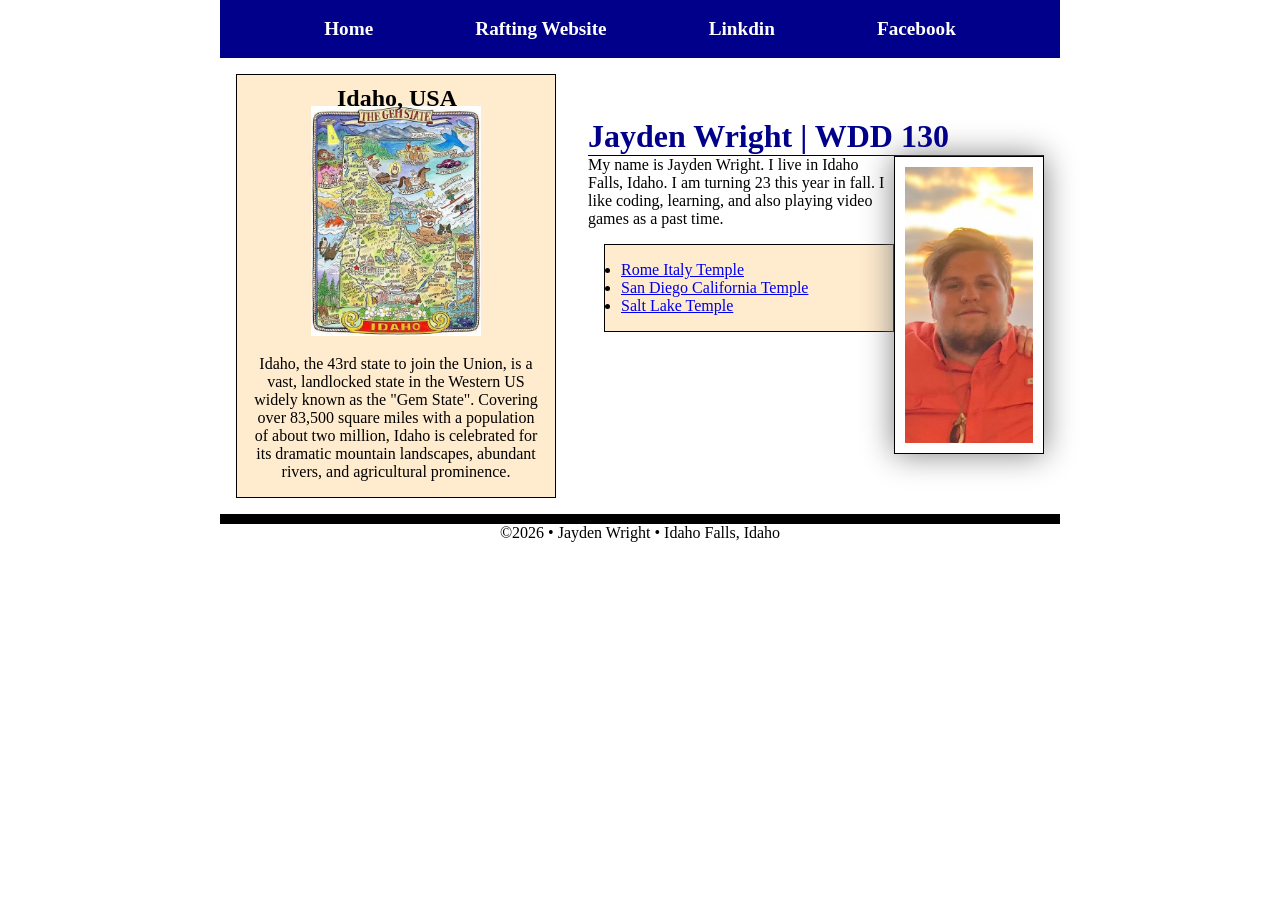
<file: index.html>
<!DOCTYPE html>
<html lang="en">

<head>
    <meta charset="UTF-8">
    <meta name="viewport" content="width=device-width, initial-scale=1.0">
    <title>Jayden Wright | WDD 130</title>
    <meta name="description"
      content="This is my homepage for Web fundamentals WDD 130. My name is Jayden Wright and this page will show my work for this course. Through its many iterations">
    <meta name="author" content="Jayden Wright">
    <link rel="stylesheet" href="styles/styles.css">
</head>

<body>
    <header>
        <nav>
            <a href="#">Home</a>
            <a href="wwr/">Rafting Website</a>
            <a href="https://www.linkedin.com/">Linkdin</a>
            <a href="https://www.facebook.com/">Facebook</a>
        </nav>
    </header>
    <div class="grid">
        <main>
            <h1>Jayden Wright | WDD 130</h1>
            <img src="images/profile.jpeg"
              alt="Profile image of Jayden Wright with the sunset in the background" width=200>
            <p>My name is Jayden Wright. I live in Idaho Falls, Idaho. I am turning 23 this year in
                fall. I like coding, learning, and also playing video games as a past time.</p>
            <ul class="box">
                <li><a
                      href="https://www.churchofjesuschrist.org/temples/details/rome-italy-temple?lang=eng">Rome
                        Italy Temple</a></li>
                <li><a href="https://www.churchofjesuschrist.org/temples/details/san-diego-california-temple?lang=eng"
                      target="_blank">San Diego California Temple</a></li>
                <li><a href="https://www.churchofjesuschrist.org/temples/details/salt-lake-temple?lang=eng"
                      target="_blank">Salt Lake Temple</a></li>
            </ul>
        </main>
        <aside class="box">
            <h2>Idaho, USA</h2>
            <img src="images/idaho-depiction.jpg"
              alt="an image depicting Idaho the gem state and some other representations for the state of Idaho.">
            <p>Idaho, the 43rd state to join the Union, is a vast, landlocked state in the Western
                US
                widely known
                as the "Gem State". Covering over 83,500 square miles with a population of about two
                million, Idaho
                is celebrated for its dramatic mountain landscapes, abundant rivers, and
                agricultural
                prominence.</p>
        </aside>
    </div>
    <footer>
        <p>©️2026 • Jayden Wright • Idaho Falls, Idaho</p>
    </footer>
</body>

</html>
</file>
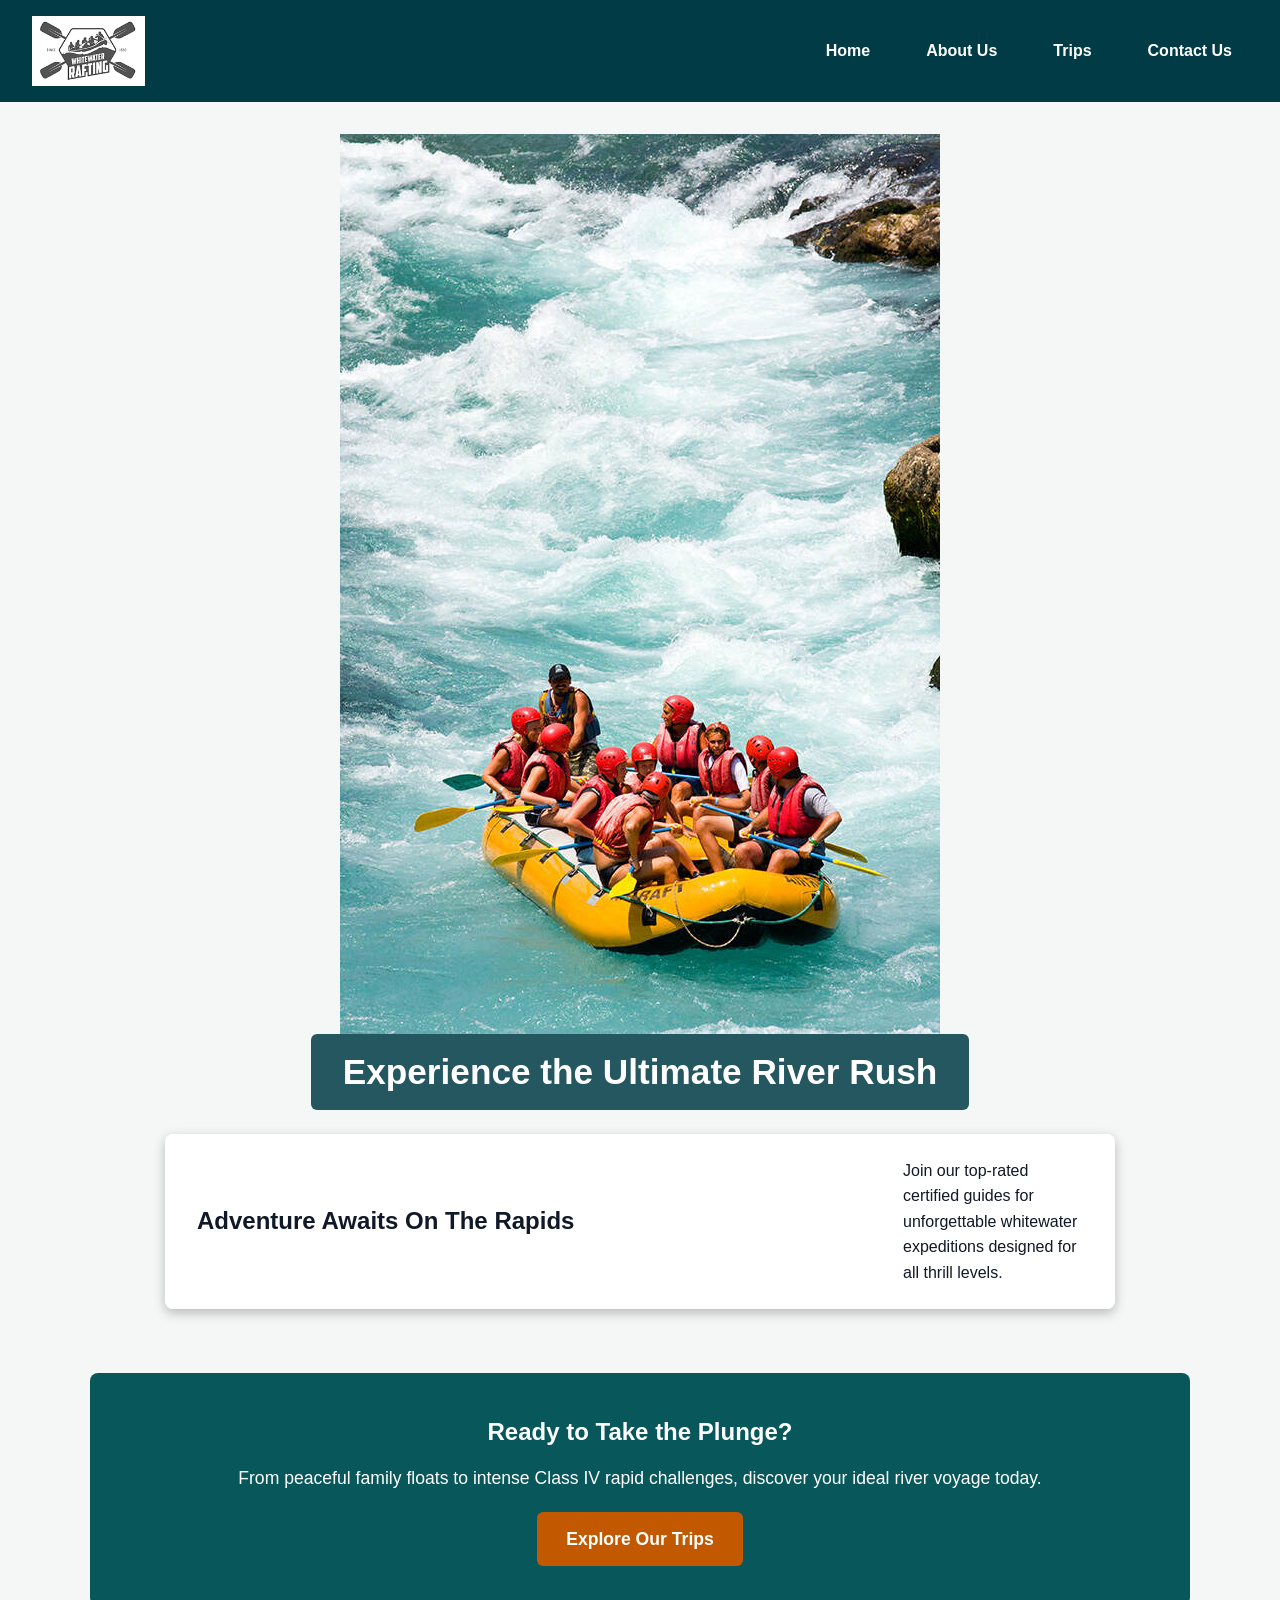
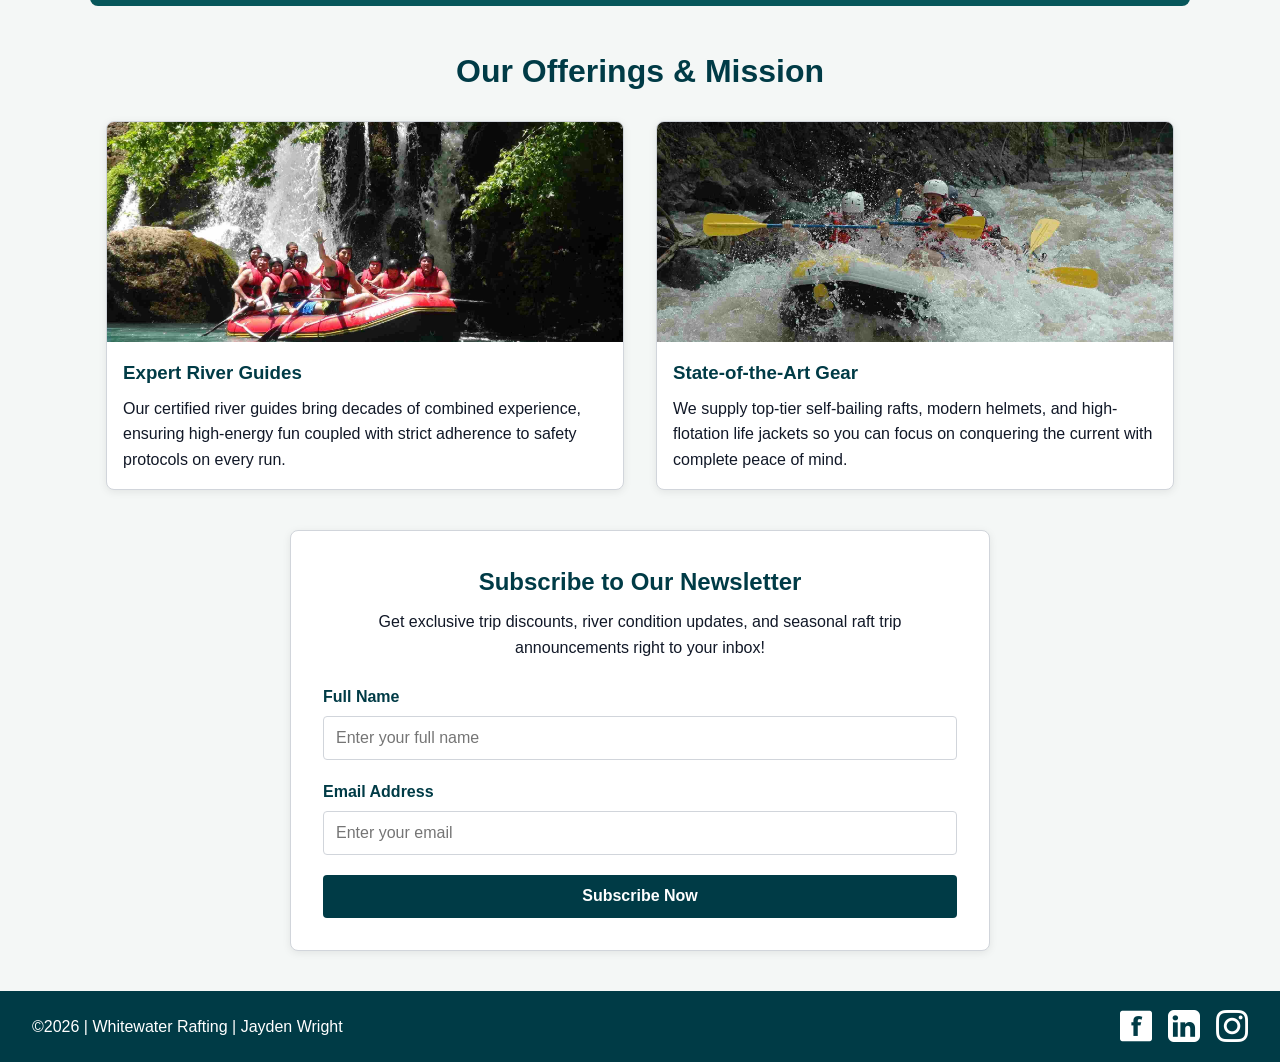
<file: wwr/index.html>
<!DOCTYPE html>
<html lang="en">

<head>
    <meta charset="UTF-8">
    <meta name="viewport" content="width=device-width, initial-scale=1.0">
    <title>Home - Whitewater Rafting</title>
    <meta name="description" content="Welcome to Whitewater Rafting! Book guided river expeditions, discover exciting rapid packages, and experience the ultimate water adventure.">
    <meta name="author" content="Jayden Wright">
    <link rel="stylesheet" href="styles/rafting.css">
</head>

<body>
    <header>
        <img src="images/z-wwr-crossedoars-logo.png" alt="A logo depicting a white water raft">
        <nav>
            <ul>
                <li><a href="index.html">Home</a></li>
                <li><a href="about.html">About Us</a></li>
                <li><a href="trips.html">Trips</a></li>
                <li><a href="contact.html">Contact Us</a></li>
            </ul>
        </nav>
    </header>

    <main>
        <!-- Hero Section -->
        <div class="hero">
            <img src="images/rafting-background.jpg" alt="White water raft navigating through crashing rapids">
            <h1 class="hero-title">Experience the Ultimate River Rush</h1>
            <article class="hero-article">
                <h2>Adventure Awaits On The Rapids</h2>
                <p>Join our top-rated certified guides for unforgettable whitewater expeditions designed for all thrill levels.</p>
            </article>
        </div>

        <!-- Call to Action Section -->
        <section class="cta-banner">
            <h2>Ready to Take the Plunge?</h2>
            <p>From peaceful family floats to intense Class IV rapid challenges, discover your ideal river voyage today.</p>
            <a href="trips.html" class="cta-button">Explore Our Trips</a>
        </section>

        <!-- CSS Grid Purpose & Offerings Section -->
        <section class="home-grid-section">
            <h2>Our Offerings & Mission</h2>
            <div class="home-grid">
                <article class="grid-card">
                    <img src="images/adventure1.jpg" alt="Rafting through Los Dientes del Diablo rapid">
                    <h3>Expert River Guides</h3>
                    <p>Our certified river guides bring decades of combined experience, ensuring high-energy fun coupled with strict adherence to safety protocols on every run.</p>
                </article>
                <article class="grid-card">
                    <img src="images/adventure2.jpg" alt="Rafting team tackling Big Mallard rapid">
                    <h3>State-of-the-Art Gear</h3>
                    <p>We supply top-tier self-bailing rafts, modern helmets, and high-flotation life jackets so you can focus on conquering the current with complete peace of mind.</p>
                </article>
            </div>
        </section>

        <!-- Newsletter Signup Form -->
        <section class="newsletter-section">
            <h2>Subscribe to Our Newsletter</h2>
            <p>Get exclusive trip discounts, river condition updates, and seasonal raft trip announcements right to your inbox!</p>
            <form action="#" method="post" class="newsletter-form">
                <div class="form-row">
                    <label for="news-name">Full Name</label>
                    <input type="text" id="news-name" name="news-name" placeholder="Enter your full name" required>
                </div>
                <div class="form-row">
                    <label for="news-email">Email Address</label>
                    <input type="email" id="news-email" name="news-email" placeholder="Enter your email" required>
                </div>
                <button type="submit" class="submit-btn">Subscribe Now</button>
            </form>
        </section>
    </main>

    <footer>
        <p>©️2026 | Whitewater Rafting | Jayden Wright</p>
        <nav class="socialmedia">
            <ul>
                <li>
                    <a href="https://facebook.com" target="_blank">
                        <img src="images/facebook-logotype.png" alt="Facebook logo">
                    </a>
                </li>
                <li>
                    <a href="https://linkedin.com" target="_blank">
                        <img src="images/linkedin-sign.png" alt="LinkedIn logo">
                    </a>
                </li>
                <li>
                    <a href="https://instagram.com" target="_blank">
                        <img src="images/instagram.png" alt="Instagram logo">
                    </a>
                </li>
            </ul>
        </nav>
    </footer>
</body>

</html>
</file>
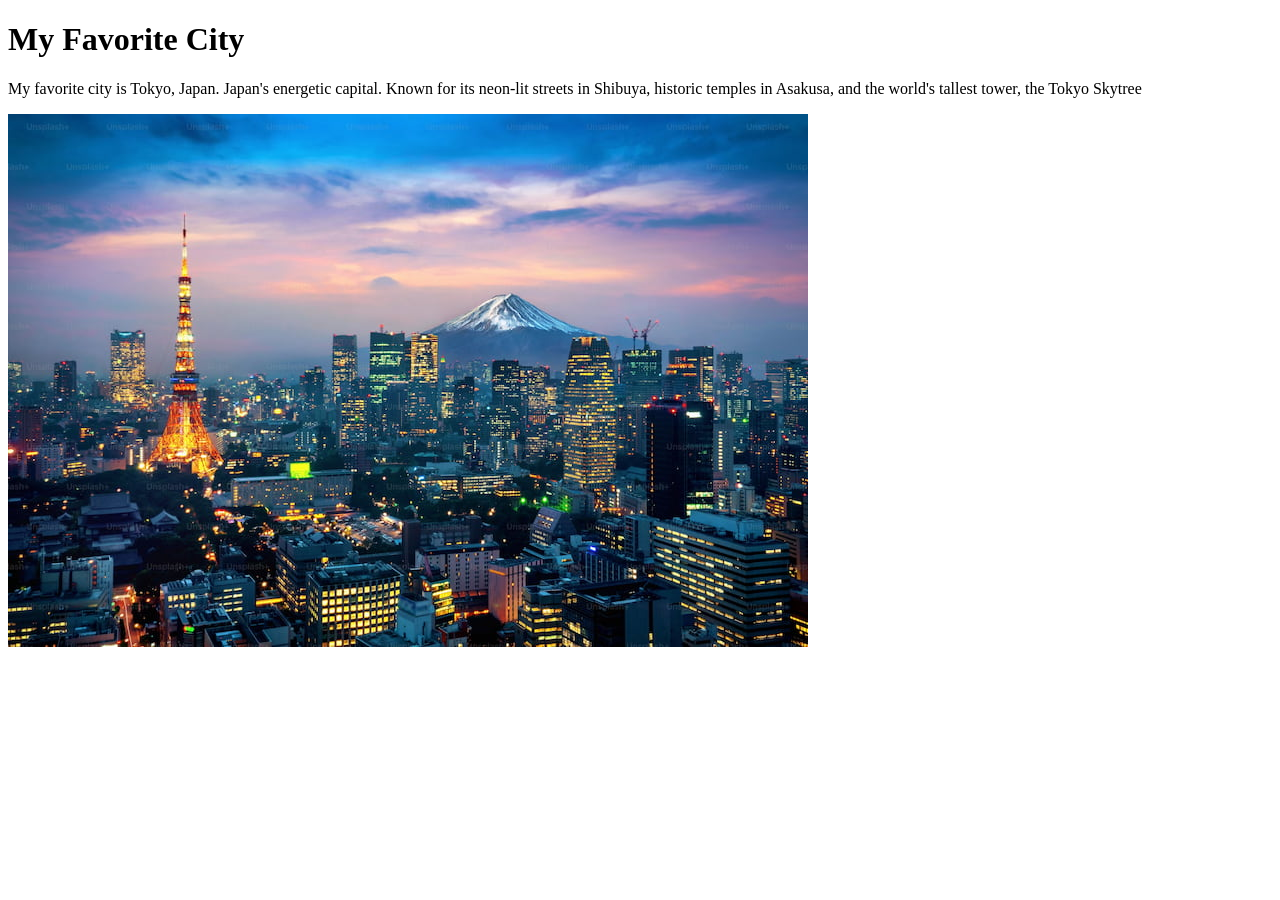
<file: week01/favorite-city.html>
<!DOCTYPE html>
<html lang="en">

<head>
    <meta charset="UTF-8">
    <meta name="viewport" content="width=device-width, initial-scale=1.0">
    <title>My Favorite City</title>
</head>

<body>
    <h1>My Favorite City</h1>
    <p>My favorite city is Tokyo, Japan. Japan's energetic capital. Known for its neon-lit streets
        in Shibuya, historic temples in
        Asakusa,
        and the world's tallest tower, the Tokyo Skytree</p>
    <img src="images/tokyo-city.jpg" alt="Image of Tokyo City">
</body>

</html>
</file>
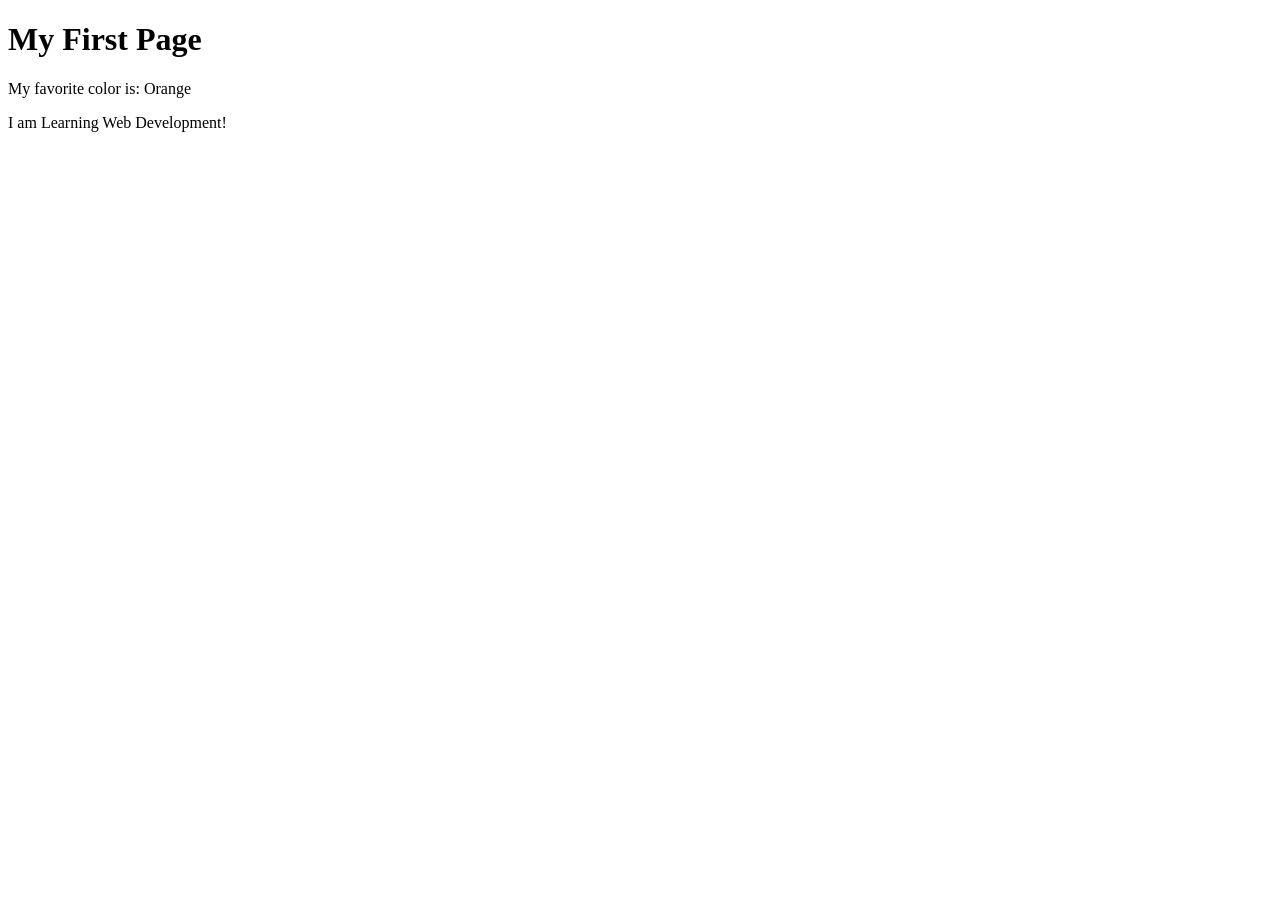
<file: week01/first-page.html>
<!DOCTYPE html>
<html lang="en">

<head>
    <meta charset="UTF-8">
    <meta name="viewport" content="width=device-width, initial-scale=1.0">
    <title>My First Page</title>
</head>

<body>
    <h1>My First Page</h1>
    <p>My favorite color is: Orange </p>
    <p>I am Learning Web Development!</p>
</body>

</html>
</file>
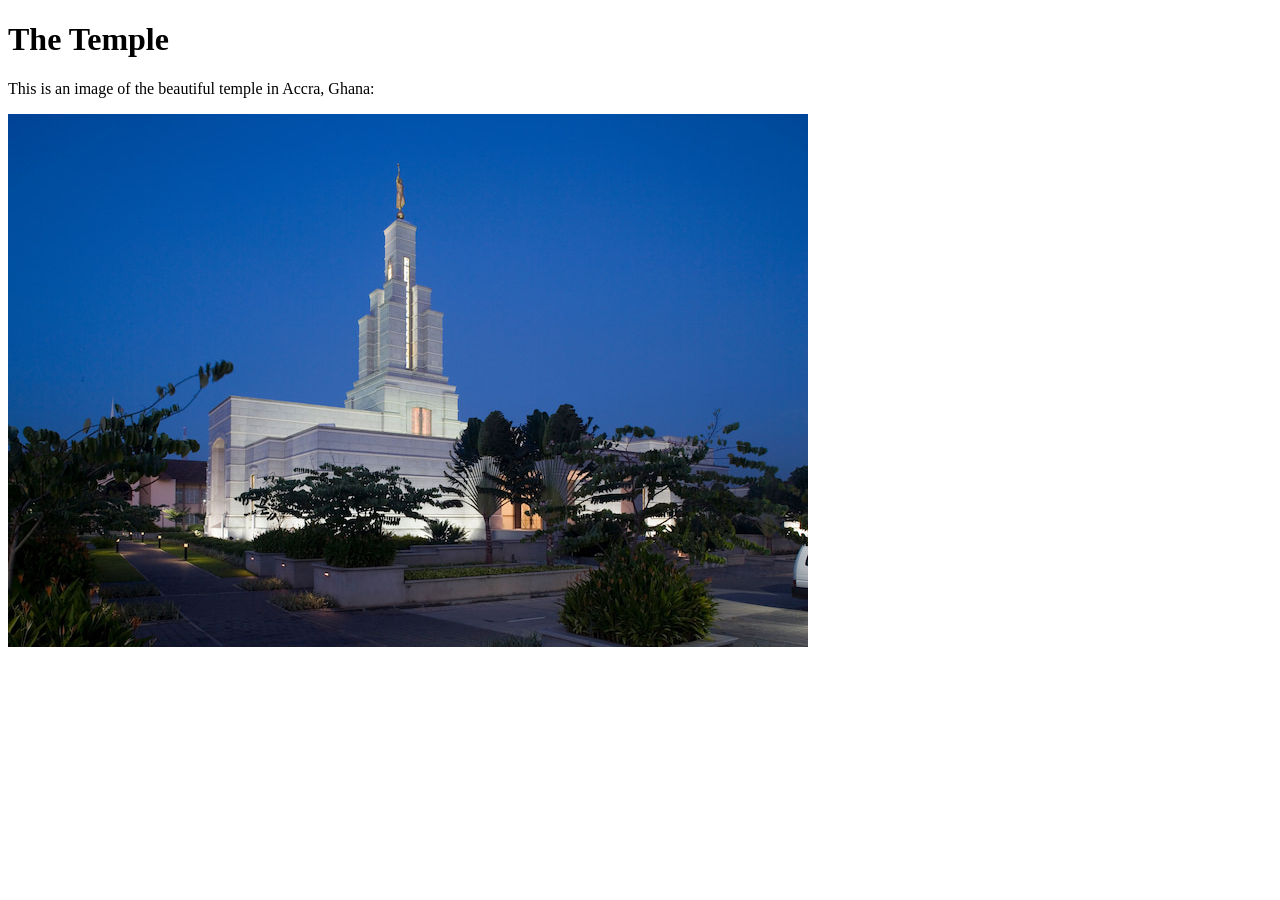
<file: week01/images-solution.html>
<!DOCTYPE html>
<html lang="en">
<head>
    <meta charset="UTF-8">
    <meta name="viewport" content="width=device-width, initial-scale=1.0">
    <title>Temple Image</title>
</head>
<body>
    <h1>The Temple</h1>
    <p>This is an image of the beautiful temple in Accra, Ghana:</p>
    <img src="images/temple-small.jpg" alt="The Accra Ghana Temple">
    
</body>
</html>
</file>
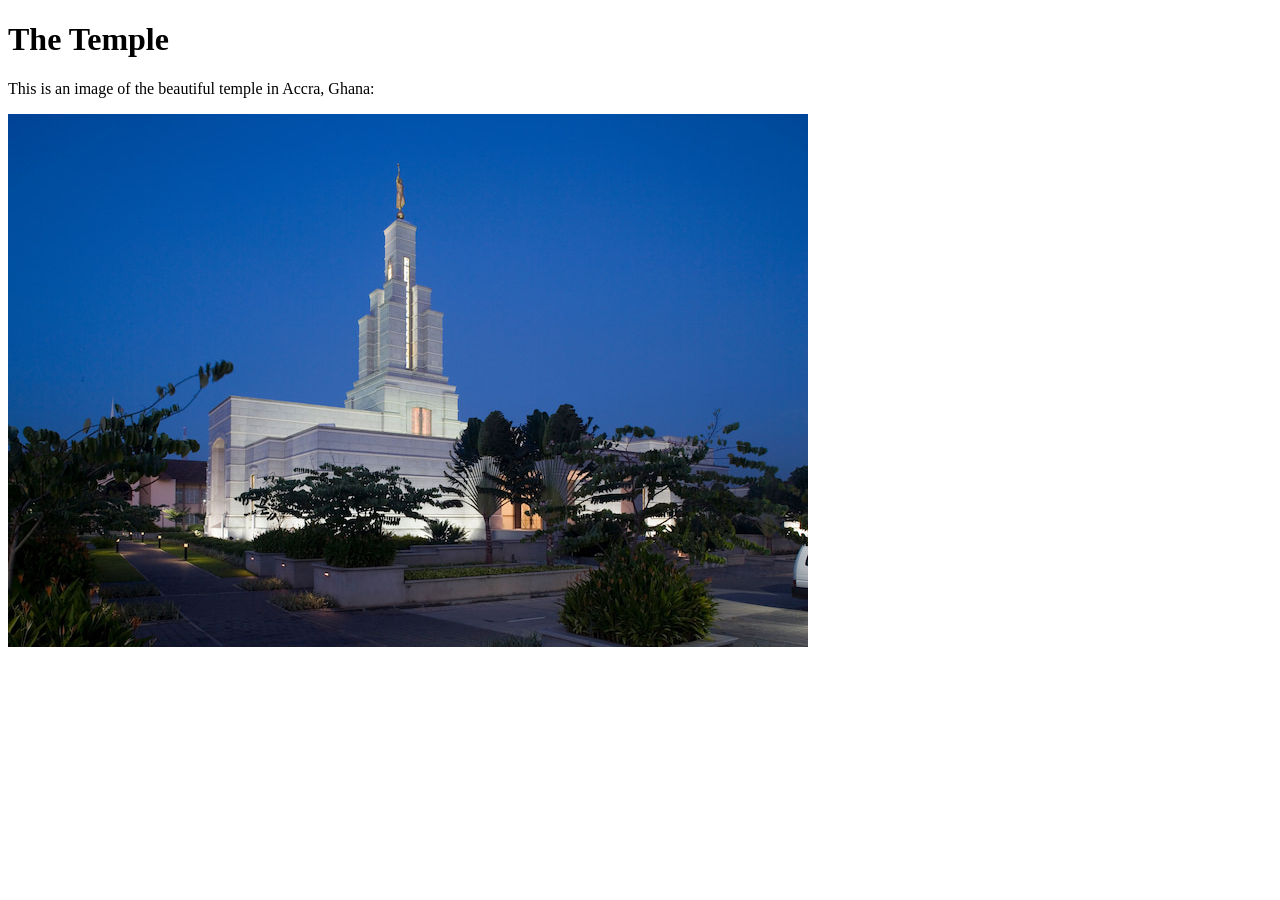
<file: week01/images.html>
<!DOCTYPE html>
<html lang="en">

<head>
    <meta charset="UTF-8">
    <meta name="viewport" content="width=device-width, initial-scale=1.0">
    <title>Temple Image</title>
</head>

<body>
    <h1>The Temple</h1>
    <p>This is an image of the beautiful temple in Accra, Ghana:</p>
    <img src="images/temple-small.jpg" alt="The Accra Ghana Temple">

</body>

</html>
</file>
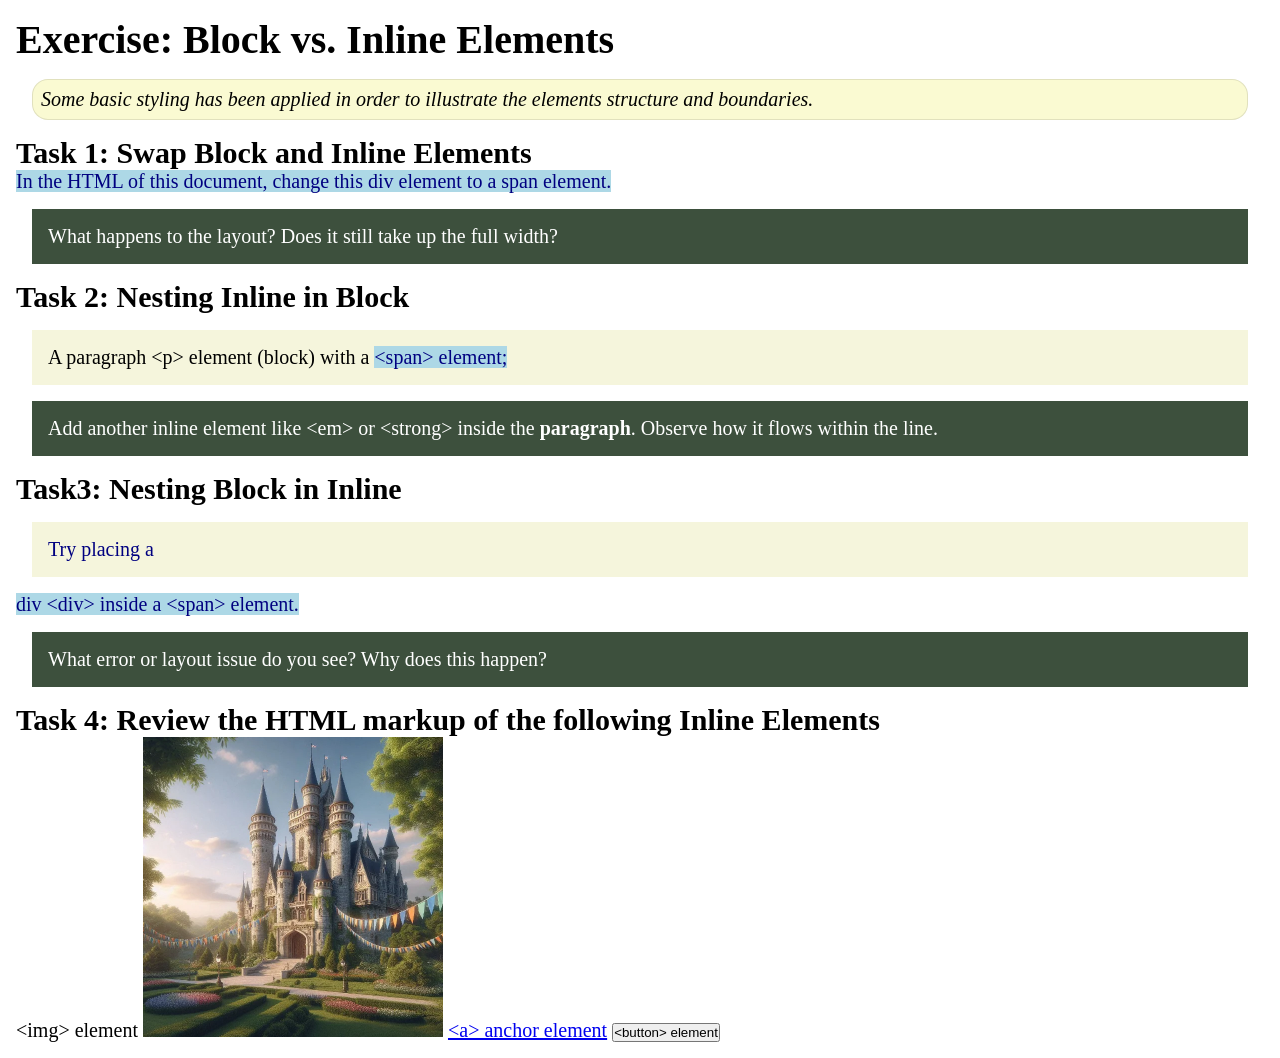
<file: week02/block-vs-inline.html>
<!DOCTYPE html>
<html lang="en">

<head>
    <meta charset="UTF-8">
    <meta name="viewport" content="width=device-width, initial-scale=1.0">
    <title>Exercise: Block vs. Inline Elements</title>
    <link rel="stylesheet" href="styles/block-vs-inline.css">
</head>

<body>
    <main>
        <h1>Exercise: Block vs. Inline Elements</h1>
        <p class="note">Some basic styling has been applied in order to illustrate the elements
            structure and
            boundaries.</p>

        <h2>Task 1: Swap Block and Inline Elements</h2>
        <span>In the HTML of this document, change this div element to a span element.</span>

        <p class="question">What happens to the layout? Does it still take up the full width?</p>

        <h2>Task 2: Nesting Inline in Block</h2>
        <p>A paragraph &lt;p&gt; element (block) with a <span>&lt;span&gt; element;</span></p>
        <p class="question">Add another inline element like &lt;em&gt; or &lt;strong&gt; inside the
            <strong>paragraph</strong>. Observe
            how it flows within the line.
        </p>

        <h2>Task3: Nesting Block in Inline</h2>
        <span>
            <div>Try placing a</div>div &lt;div&gt; inside a &lt;span&gt; element.
        </span>
        <p class="question">What error or layout issue do you see? Why does this happen?</p>


        <h2>Task 4: Review the HTML markup of the following Inline Elements</h2>
        &lt;img&gt; element
        <img src="images/castle.webp" alt="placeholder image (images are inline)" width="300"
          height="300">
        <a href="https://churchofjesuschrist.org">&lt;a&gt; anchor element</a>
        <button type="button">&lt;button&gt; element</button>
    </main>
</body>

</html>
</file>
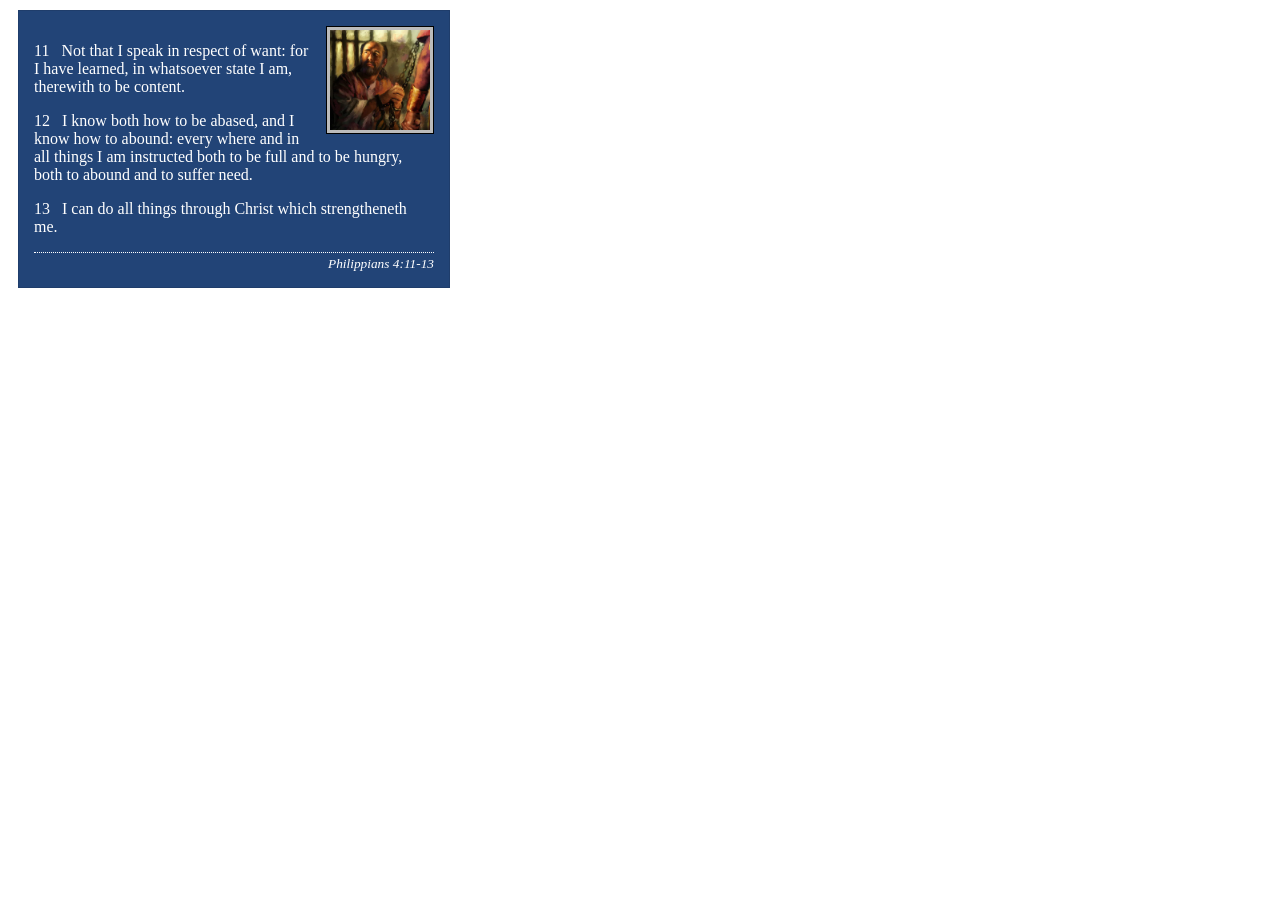
<file: week02/box-model-solution.html>
<!DOCTYPE html>
<html lang="en">
<head>
    <meta charset="UTF-8">
    <meta name="viewport" content="width=device-width, initial-scale=1.0">
    <title>Box Model Activity</title>
    <link rel="stylesheet" href="styles/box-model-solution.css">
</head>
<body>
    <main>
        <div class="callout">
            <img src="images/apostle-paul-imprisoned.webp" alt="Paul the Apostle - Imprisoned in Rome" width="200" height="200">
            <blockquote>
                <p>11 &nbsp; Not that I speak in respect of want: for I have learned, in whatsoever state I am, therewith to be content.</p>
                <p>12 &nbsp; I know both how to be abased, and I know how to abound: every where and in all things I am instructed both to be full and to be hungry, both to abound and to suffer need.</p>
                <p>13 &nbsp; I can do all things through Christ which strengtheneth me.</p>
            </blockquote>
            <cite>Philippians 4:11-13</cite>
        </div>
    </main>
</body>
</html>
</file>
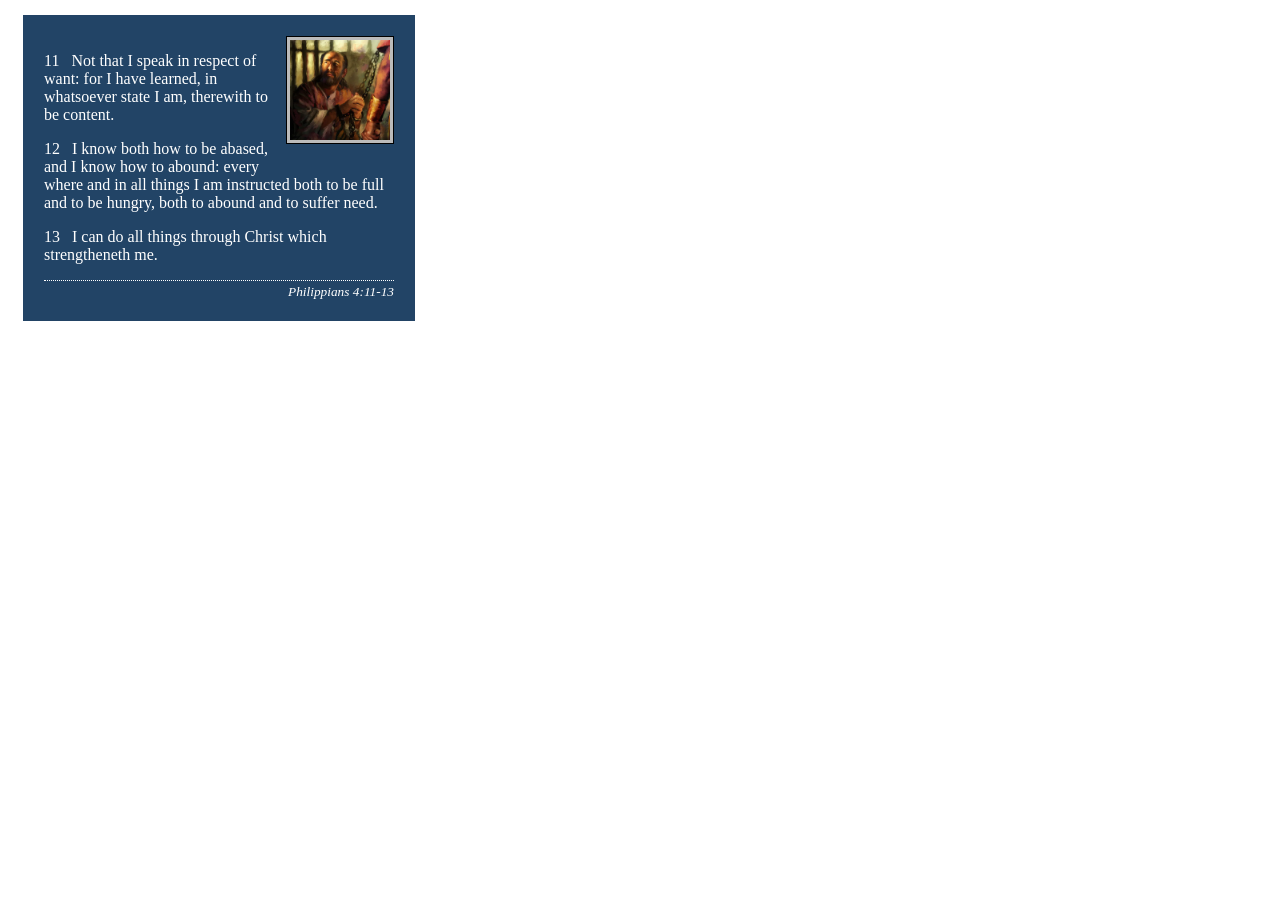
<file: week02/box-model.html>
<!DOCTYPE html>
<html lang="en">

<head>
    <meta charset="UTF-8">
    <meta name="viewport" content="width=device-width, initial-scale=1.0">
    <title>Box Model Activity</title>
    <link rel="stylesheet" href="styles/box-model.css">
</head>

<body>
    <main>
        <div class="callout">
            <img src="images/apostle-paul-imprisoned.webp"
              alt="Paul the Apostle - Imprisoned in Rome" width="200" height="200">
            <blockquote>
                <p>11 &nbsp; Not that I speak in respect of want: for I have learned, in whatsoever
                    state I am, therewith to be content.</p>
                <p>12 &nbsp; I know both how to be abased, and I know how to abound: every where and
                    in all things I am instructed both to be full and to be hungry, both to abound
                    and to suffer need.</p>
                <p>13 &nbsp; I can do all things through Christ which strengtheneth me.</p>
            </blockquote>
            <cite>Philippians 4:11-13</cite>
        </div>
    </main>
</body>

</html>
</file>
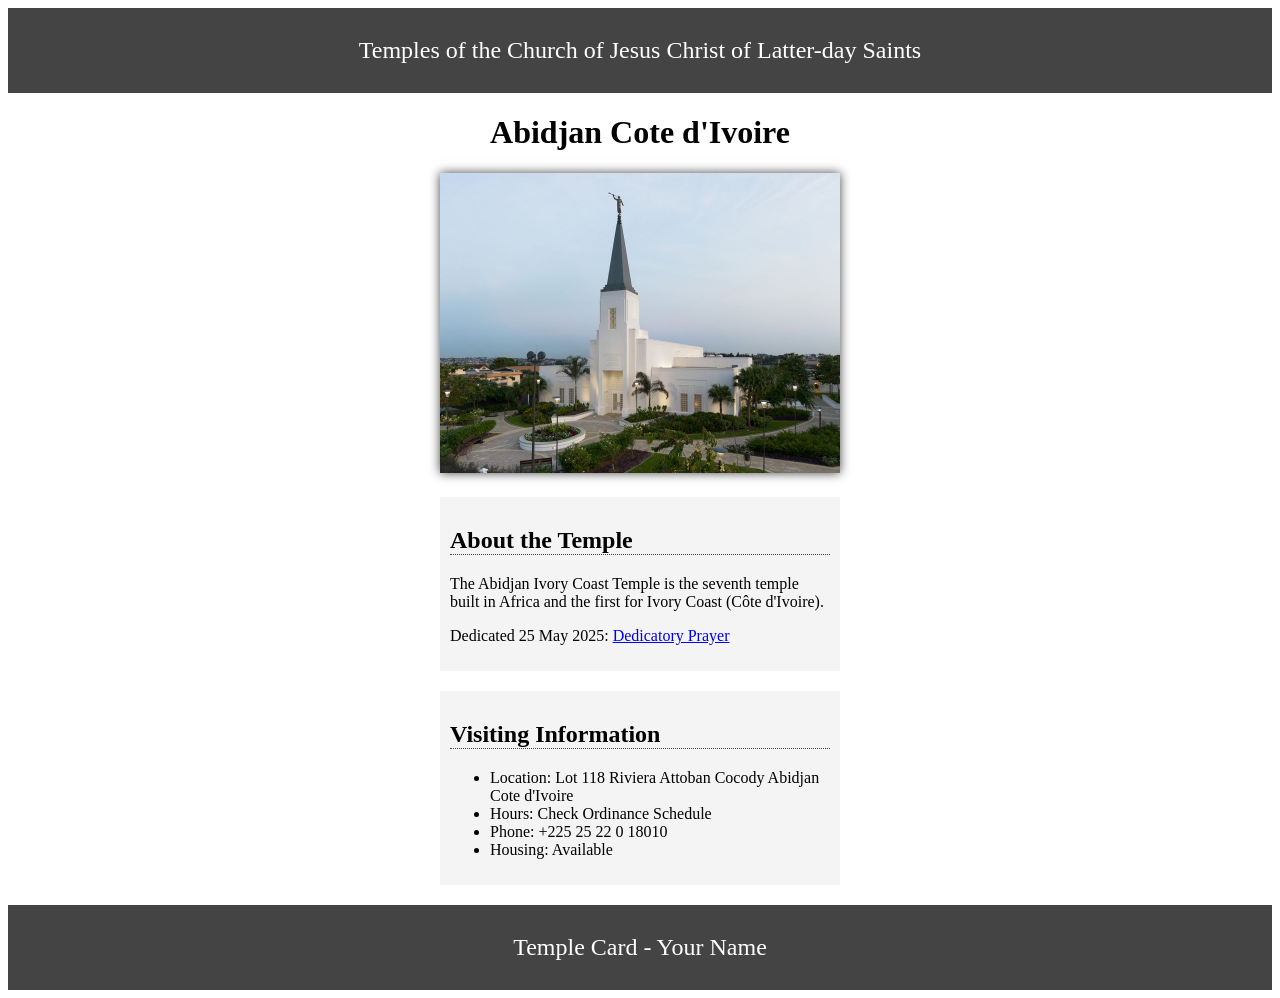
<file: week02/temple.html>
<!DOCTYPE html>
<html lang="en">

<head>
    <meta charset="UTF-8">
    <meta name="viewport" content="width=device-width, initial-scale=1.0">
    <title>Temple Card - Abidjan Cote d'Ivoire</title>
    <link rel="stylesheet" href="styles/temple.css">
</head>

<body>
    <header>
        <p>Temples of the Church of Jesus Christ of Latter-day Saints</p>
    </header>
    <main>
        <h1>Abidjan Cote d'Ivoire</h1>
        <picture>
            <img src="images/abidjan-ivory-coast.jpeg" alt="Abidjan Cote d'Ivoire Temple">
        </picture>
        <section>
            <h2>About the Temple</h2>
            <p>The Abidjan Ivory Coast Temple is the seventh temple built in Africa and the first
                for Ivory Coast (Côte
                d'Ivoire).</p>
            <p>Dedicated 25 May 2025: <a
                  href="https://www.churchofjesuschrist.org/temples/dedicatory-prayer/abidjan-ivory-coast-temple/2025-05-25?lang=eng"
                  target="_blank" rel="noopener noreferrer">Dedicatory Prayer</a></p>
        </section>
        <section>
            <h2>Visiting Information</h2>
            <ul>
                <li>Location: Lot 118 Riviera Attoban Cocody Abidjan Cote d'Ivoire</li>
                <li>Hours: Check Ordinance Schedule</li>
                <li>Phone: +225 25 22 0 18010</li>
                <li>Housing: Available</li>
            </ul>
        </section>
    </main>
    <footer>
        <p>Temple Card - Your Name</p>
    </footer>
</body>

</html>
</file>
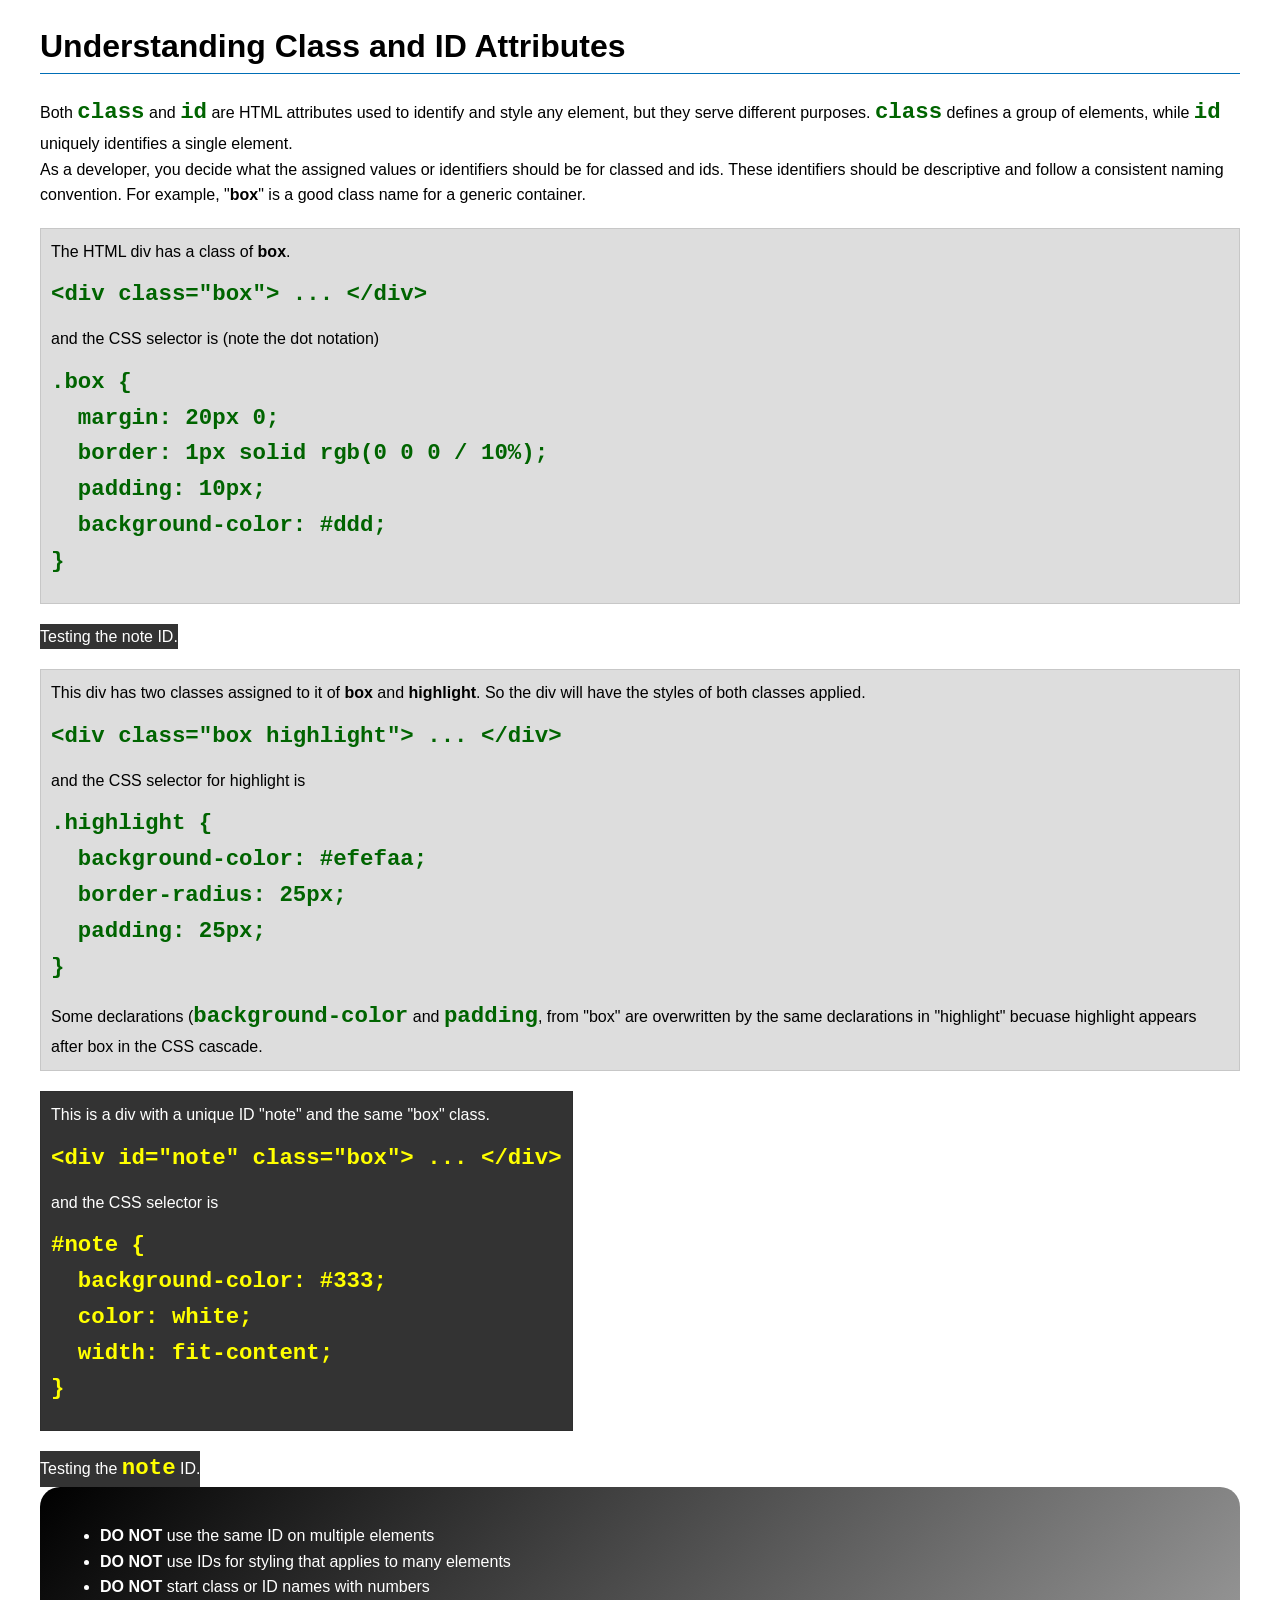
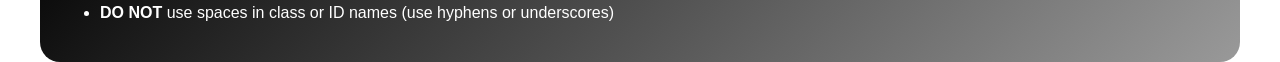
<file: week03/class-and-id.html>
<!DOCTYPE html>
<html lang="en">

<head>
    <meta charset="UTF-8">
    <meta name="viewport" content="width=device-width, initial-scale=1.0">
    <title>Class vs ID Attributes</title>
    <link rel="stylesheet" href="styles/class-and-id.css">
</head>

<body>
    <h1>Understanding Class and ID Attributes</h1>
    <p>Both <code>class</code> and <code>id</code> are HTML attributes used to identify and style
        any element, but they
        serve different purposes. <code>class</code> defines a group of elements, while
        <code>id</code> uniquely
        identifies a single element.
    </p>
    <p>As a developer, you decide what the assigned values or identifiers should be for classed and
        ids. These
        identifiers should be
        descriptive and follow a consistent naming convention. For example, "<strong>box</strong>"
        is a good class name
        for a generic container.</p>
    <div class="box">
        <p>The HTML div has a class of <strong>box</strong>.</p>
        <pre><code class="html">&lt;div class="box"&gt; ... &lt;/div&gt;</code></pre>
        and the CSS selector is (note the dot notation)
        <pre><code class="css">.box {
  margin: 20px 0;
  border: 1px solid rgb(0 0 0 / 10%);
  padding: 10px;
  background-color: #ddd; 
}</code></pre>
    </div>
    <div id="note">
        <p>Testing the note ID.</p>
    </div>

    <div class="box">
        <p>This div has two classes assigned to it of <strong>box</strong> and
            <strong>highlight</strong>. So the div
            will have the styles of both classes applied.
        </p>
        <pre><code class="html">&lt;div class="box highlight"&gt; ... &lt;/div&gt;</code></pre>
        and the CSS selector for highlight is
        <pre><code class="css">.highlight {
  background-color: #efefaa;
  border-radius: 25px;
  padding: 25px;
}</code></pre>
        <p>Some declarations (<code>background-color</code> and <code>padding</code>, from "box" are
            overwritten by the same declarations in "highlight" becuase highlight appears after box
            in the CSS cascade.</p>
    </div>

    <div id="note" class="box">
        <p>This is a div with a unique ID "note" and the same "box" class.</p>
        <pre><code class="html">&lt;div id="note" class="box"&gt; ... &lt;/div&gt;</code></pre>
        and the CSS selector is
        <pre><code class="css">#note {
  background-color: #333;
  color: white;
  width: fit-content;
}</code></pre>
    </div>

    <div id="note">
        <p>Testing the <code>note</code> ID.</p>
    </div>

    <section id="best-practice">
        <ul>
            <li><strong>DO NOT</strong> use the same ID on multiple elements</li>
            <li><strong>DO NOT</strong> use IDs for styling that applies to many elements</li>
            <li><strong>DO NOT</strong> start class or ID names with numbers</li>
            <li><strong>DO NOT</strong> use spaces in class or ID names (use hyphens or underscores)
            </li>
        </ul>
    </section>


</body>

</html>
</file>
<file: styles/styles.css>
:root {
    --padding: 10px;
    --background-color: blanchedalmond;
    --nav-color: darkblue;
}

* {
    margin: 0;
    padding: 0;
    box-sizing: border-box;
}

/*Class Selectors*/
header,
footer,
.grid {
    max-width: 840px;
    margin: 0 auto;
}

.box {
    margin: 1rem;
    padding: 1rem;
    border: 1px solid #000;
    background-color: var(--background-color);
    color: #000;
    display: flow-root;
}

nav {
    background-color: var(--nav-color);
    padding: var(--padding);
    display: flex;
    justify-content: space-evenly;
    align-items: center;
}

nav a {
    color: white;
    display: block;
    text-decoration: none;
    padding: 0.5rem;
    font-size: 1.2rem;
    font-weight: 700;

}

h1 {
    color: var(--nav-color);
    border-bottom: 1px solid #000;
}

main img {
    width: 150px;
    height: auto;
    border: 1px solid black;
    padding: var(--padding);
    box-shadow: 0 0 30px gray;
    float: right;
}

p {
    padding: 0;
}

.grid {
    display: grid;
    align-items: center;
}

main {
    grid-column: 2/3;
    margin: 1rem;

}

aside {
    width: 20rem;
    position: relative;
    grid-column: 1/2;
    grid-row: 1/2;
    text-align: center;
    position: relative;

}

aside h2 {
    position: absolute;
    top: 10px;
    left: 100px;
}

aside img {
    width: 200px;
    height: auto;
    padding: 15px;
}

footer {

    border-top: 10px solid #000;
    text-align: center;

}
</file>
<file: wwr/styles/rafting.css>
/* ==========================================================================
   Global Variables & Reset
   ========================================================================== */
:root {
    --primary-color: #003B46;      /* Deep Teal Navy */
    --secondary-color: #07575B;    /* Medium Teal */
    --accent-color: #028090;       /* Bright Ocean Teal */
    --highlight-color: #C25900;    /* High Contrast Terracotta Orange */
    --light-bg: #F4F7F6;           /* Crisp Light Gray/Ice */
    --white: #FFFFFF;
    --dark-text: #111827;          /* Near Black for WCAG AA Contrast */
    --border-color: #D1D5DB;
    --font-family: Arial, Helvetica, sans-serif;
}

* {
    box-sizing: border-box;
    margin: 0;
    padding: 0;
}

body {
    font-family: var(--font-family);
    color: var(--dark-text);
    background-color: var(--light-bg);
    line-height: 1.6;
}

img {
    max-width: 100%;
    height: auto;
    display: block;
}

/* ==========================================================================
   Header & Navigation (Grid for Header, Flex for Nav)
   ========================================================================== */
header {
    background-color: var(--primary-color);
    display: grid;
    grid-template-columns: auto 1fr;
    align-items: center;
    padding: 1rem 2rem;
}

header img {
    height: 70px;
    width: auto;
}

header nav {
    justify-self: end;
}

header nav ul {
    list-style: none;
    display: flex;
    gap: 1.5rem;
}

header nav a {
    color: var(--white);
    text-decoration: none;
    font-weight: bold;
    padding: 0.5rem 1rem;
    border-radius: 4px;
    transition: background-color 0.3s ease;
}

header nav a:hover {
    background-color: var(--secondary-color);
}

/* ==========================================================================
   Footer
   ========================================================================== */
footer {
    background-color: var(--primary-color);
    color: var(--white);
    display: flex;
    justify-content: space-between;
    align-items: center;
    padding: 1.2rem 2rem;
    margin-top: 2rem;
}

footer p {
    margin: 0;
}

footer .socialmedia ul {
    list-style: none;
    display: flex;
    gap: 1rem;
}

footer .socialmedia img {
    width: 32px;
    height: 32px;
    filter: brightness(0) invert(1);
}

/* ==========================================================================
   Hero Section (Matching Wireframe Layout)
   ========================================================================== */
.hero {
    position: relative;
    width: 100%;
    min-height: 450px;
    display: flex;
    flex-direction: column;
    align-items: center;
    justify-content: center;
    padding: 2rem 1rem;
    overflow: hidden;
}

.hero .hero-bg {
    position: absolute;
    top: 0;
    left: 0;
    width: 100%;
    height: 100%;
    object-fit: cover;
    object-position: center center; /* Keeps the subject centered in the viewport */
    z-index: 1;
}

.hero h1, 
.hero .hero-title {
    position: relative;
    z-index: 2;
    color: var(--white);
    background-color: rgba(0, 59, 70, 0.85);
    padding: 0.6rem 2rem;
    border-radius: 6px;
    font-size: 2.2rem;
    text-align: center;
    margin-bottom: 1.5rem;
}

.hero article, 
.hero .hero-article {
    position: relative;
    z-index: 2;
    background-color: rgba(255, 255, 255, 0.95);
    color: var(--dark-text);
    padding: 1.5rem 2rem;
    border-radius: 8px;
    width: 90%;
    max-width: 950px;
    display: grid;
    grid-template-columns: 1fr 180px;
    gap: 1.5rem;
    align-items: center;
    box-shadow: 0 4px 12px rgba(0, 0, 0, 0.25);
}

.hero-article img {
    width: 100%;
    height: 160px;
    object-fit: cover;
    border-radius: 6px;
    border: 1px solid var(--border-color);
}

/* ==========================================================================
   Call to Action Banners & Buttons
   ========================================================================== */
.cta-banner {
    background-color: var(--secondary-color);
    color: var(--white);
    text-align: center;
    padding: 2.5rem 1.5rem;
    margin: 2rem auto;
    max-width: 1100px;
    border-radius: 8px;
}

.cta-banner h2 {
    margin-bottom: 0.75rem;
}

.cta-banner p {
    margin-bottom: 1.25rem;
    font-size: 1.1rem;
}

.cta-button {
    display: inline-block;
    background-color: var(--highlight-color);
    color: var(--white);
    text-decoration: none;
    font-weight: bold;
    font-size: 1.1rem;
    padding: 0.8rem 1.8rem;
    border-radius: 6px;
    transition: background-color 0.3s ease, transform 0.2s ease;
}

.cta-button:hover {
    background-color: #9E4800;
    transform: translateY(-2px);
}

/* ==========================================================================
   Home Page Grid & Newsletter
   ========================================================================== */
.home-grid-section {
    max-width: 1100px;
    margin: 2.5rem auto;
    padding: 0 1rem;
}

.home-grid-section h2, 
.trips-container h2, 
.table-section h2, 
.history h2, 
.adventures h2 {
    text-align: center;
    color: var(--primary-color);
    margin-bottom: 1.5rem;
    font-size: 2rem;
}

.home-grid {
    display: grid;
    grid-template-columns: repeat(auto-fit, minmax(320px, 1fr));
    gap: 2rem;
}

.grid-card {
    background-color: var(--white);
    border: 1px solid var(--border-color);
    border-radius: 8px;
    overflow: hidden;
    box-shadow: 0 2px 8px rgba(0,0,0,0.08);
}

.grid-card img {
    width: 100%;
    height: 220px;
    object-fit: cover;
}

.grid-card h3 {
    color: var(--primary-color);
    padding: 1rem 1rem 0.5rem;
}

.grid-card p {
    padding: 0 1rem 1rem;
}

.newsletter-section {
    background-color: var(--white);
    border: 1px solid var(--border-color);
    max-width: 700px;
    margin: 2.5rem auto;
    padding: 2rem;
    border-radius: 8px;
    box-shadow: 0 2px 8px rgba(0,0,0,0.08);
}

.newsletter-section h2 {
    text-align: center;
    color: var(--primary-color);
    margin-bottom: 0.5rem;
}

.newsletter-section p {
    text-align: center;
    margin-bottom: 1.5rem;
}

/* ==========================================================================
   Form Styling
   ========================================================================== */
.contact-form, 
.newsletter-form {
    display: flex;
    flex-direction: column;
    gap: 1.2rem;
}

.form-row {
    display: flex;
    flex-direction: column;
    gap: 0.4rem;
}

.form-row label {
    font-weight: bold;
    color: var(--primary-color);
}

.form-row input[type="text"],
.form-row input[type="email"],
.form-row textarea {
    padding: 0.75rem;
    border: 1px solid var(--border-color);
    border-radius: 4px;
    font-size: 1rem;
    width: 100%;
}

.radio-options {
    display: flex;
    flex-direction: column;
    gap: 0.5rem;
    margin-top: 0.25rem;
}

.radio-options label {
    font-weight: normal;
}

.checkbox-row {
    flex-direction: row;
    align-items: center;
    gap: 0.5rem;
}

.submit-btn {
    background-color: var(--primary-color);
    color: var(--white);
    padding: 0.8rem 1.5rem;
    font-size: 1rem;
    font-weight: bold;
    border: none;
    border-radius: 4px;
    cursor: pointer;
    transition: background-color 0.3s ease;
}

.submit-btn:hover {
    background-color: var(--secondary-color);
}

/* ==========================================================================
   Contact Us Page Specific Layout
   ========================================================================== */
.contact-main {
    max-width: 1100px;
    margin: 2rem auto;
    padding: 0 1rem;
}

.company-header {
    text-align: center;
    margin-bottom: 2rem;
}

.company-header h1 {
    color: var(--primary-color);
    margin-bottom: 0.5rem;
}

.map-form-container {
    display: grid;
    grid-template-columns: repeat(auto-fit, minmax(320px, 1fr));
    gap: 2rem;
    margin-bottom: 3rem;
}

.map-section iframe {
    width: 100%;
    height: 100%;
    min-height: 380px;
    border: 0;
    border-radius: 8px;
}

.contact-form-section {
    background-color: var(--white);
    padding: 1.5rem;
    border-radius: 8px;
    border: 1px solid var(--border-color);
}

.team-section h2 {
    text-align: center;
    color: var(--primary-color);
    margin-bottom: 1.5rem;
}

.team-grid {
    display: grid;
    grid-template-columns: repeat(auto-fit, minmax(220px, 1fr));
    gap: 1.5rem;
}

.team-grid figure {
    background-color: var(--white);
    border: 1px solid var(--border-color);
    border-radius: 8px;
    overflow: hidden;
    text-align: center;
}

.team-grid img {
    width: 100%;
    height: 220px;
    object-fit: cover;
}

.team-grid figcaption {
    padding: 0.8rem;
    font-weight: bold;
}

/* ==========================================================================
   About Us Page Layout (History & Adventures)
   ========================================================================== */
.history {
    max-width: 1100px;
    margin: 3rem auto;
    padding: 0 1rem;
}

.history-grid {
    display: grid;
    grid-template-columns: 1fr 260px 1fr;
    gap: 1.5rem;
    align-items: center;
}

.history-grid img {
    width: 100%;
    height: 180px;
    object-fit: cover;
    border-radius: 6px;
    border: 1px solid var(--border-color);
}

.adventures {
    max-width: 1100px;
    margin: 3rem auto;
    padding: 0 1rem;
}

.adventures-container {
    display: grid;
    grid-template-columns: repeat(5, 1fr);
    gap: 1rem;
}

.adventures-container figure {
    background-color: var(--white);
    border: 1px solid var(--border-color);
    border-radius: 6px;
    overflow: hidden;
    text-align: center;
}

.adventures-container img {
    width: 100%;
    height: 140px;
    object-fit: cover;
}

.adventures-container figcaption {
    padding: 0.5rem;
    font-size: 0.9rem;
    font-weight: bold;
}

/* ==========================================================================
   Trips Page Specific Layout
   ========================================================================== */
.trips-main {
    max-width: 1100px;
    margin: 2rem auto;
    padding: 0 1rem;
}

.trips-grid {
    display: grid;
    grid-template-columns: repeat(auto-fit, minmax(300px, 1fr));
    gap: 2rem;
    margin-bottom: 3rem;
}

.trip-card {
    background-color: var(--white);
    border: 1px solid var(--border-color);
    border-radius: 8px;
    overflow: hidden;
    box-shadow: 0 2px 8px rgba(0,0,0,0.08);
}

.trip-card img {
    width: 100%;
    height: 200px;
    object-fit: cover;
}

.trip-details {
    padding: 1.25rem;
}

.trip-details h3 {
    color: var(--primary-color);
    margin-bottom: 0.5rem;
}

.table-section {
    margin: 3rem 0;
}

.table-wrapper {
    overflow-x: auto;
}

.trip-table {
    width: 100%;
    border-collapse: collapse;
    background-color: var(--white);
    box-shadow: 0 2px 8px rgba(0,0,0,0.08);
    border-radius: 8px;
    overflow: hidden;
}

.trip-table th, 
.trip-table td {
    padding: 1rem;
    text-align: left;
    border-bottom: 1px solid var(--border-color);
}

.trip-table th {
    background-color: var(--primary-color);
    color: var(--white);
}

.trip-table tbody tr:nth-child(even) {
    background-color: var(--light-bg);
}

/* ==========================================================================
   Responsive Adjustments
   ========================================================================== */
@media (max-width: 768px) {
    header {
        grid-template-columns: 1fr;
        justify-items: center;
        gap: 1rem;
    }

    header nav {
        justify-self: center;
    }

    .hero article,
    .hero .hero-article {
        grid-template-columns: 1fr;
        text-align: center;
    }

    .history-grid {
        grid-template-columns: 1fr;
        text-align: center;
    }

    .adventures-container {
        grid-template-columns: repeat(auto-fit, minmax(130px, 1fr));
    }

    footer {
        flex-direction: column;
        gap: 1rem;
        text-align: center;
    }
}
</file>
<file: week02/styles/block-vs-inline.css>
* {
    margin: 0;
    padding: 0;
}

body {
    font-size: 20px;
    margin: 1rem;
}

p,
div {
    background-color: beige;
    margin: 1rem;
    padding: 1rem;
}

span {
    color: navy;
    background-color: lightblue;
}

code {
    margin: 0;
    padding: 0;
    color: green;
    font-size: 1.2rem;
}

.note {
    font-style: italic;
    background-color: lightgoldenrodyellow;
    border-radius: 1rem;
    border: 1px solid rgb(0 0 0 / 10%);
    margin: 1rem;
    padding: .5rem;
}

.question {
    background-color: #3d503d;
    color: #fff;
}
</file>
<file: week02/styles/box-model-solution.css>
.callout {
    max-width: 400px;
    margin: 10px;
    border: 1px solid rgba(0, 0, 0, .1);
    padding: 15px;
    background-color: #247;
    color: #fff;
}

.callout img {
    float: right;
    margin: 0 0 10px 15px;
    border: 1px solid #000;
    padding: 3px;
    background-color: #bbb;
    width: 100px;
    height: auto;

}

blockquote {
    margin: 0;
}

cite {
    display: block;
    border-top: 1px dotted #fff;
    padding-top: 3px;
    text-align: right;
    font-size: smaller;
}
</file>
<file: week02/styles/box-model.css>
.callout {
    max-width: 350px;
    margin: 15px;
    border: 1px solid rgba(0, 0, 0, .01);
    padding: 20px;
    background-color: #246;
    color: #fff;

}

.callout img {
    float: right;
    margin: 0 0 15px;
    border: 1px solid #000;
    padding: 3px;
    background-color: #bbb;
    width: 100px;
    height: auto;
}

blockquote {
    margin: 0;
}

cite {
    display: block;
    border-top: 1px dotted #fff;
    padding-top: 3px;
    text-align: right;
    font-size: smaller;
}
</file>
<file: week02/styles/temple.css>
header {
    background-color: #444;
    color: white;
    padding: 5px 0;
    text-align: center;
    font-size: 1.5rem;

}

h1 {
    text-align: center;
}

h2 {
    border-bottom: 1px dotted #444;
}

main {
    width: 400px;
    margin: 0 auto;
}

img {
    box-shadow: 0 0 10px #444;
    width: 100%;
    height: auto;

}

section {
    margin: 20px 0;
    padding: 10px;
    background-color: #f4f4f4;
    color: black;
}

footer {
    background-color: #444;
    color: white;
    padding: 5px 0;
    text-align: center;
    font-size: 1.5rem;
}
</file>
<file: week03/styles/class-and-id.css>
body {
    font-family: Arial, sans-serif;
    line-height: 1.6;
    margin: 0;
    padding: 0 40px;
}

h1 {
    border-bottom: 1px solid rgb(0 110 182);
    padding-bottom: 0;
}



p {
    margin: 0;
}

code {
    color: darkgreen;
    font-weight: 700;
    font-size: 1.4rem;
}

/* Class examples - can be reused */

.box {
    margin: 20px 0;
    border: 1px solid rgb(0 0 0 / 10%);
    padding: 10px;
    background-color: #ddd; /* this is shorthand for #dddddd */
}

.highlight {
    background-color: #efefaa;
    border-radius: 25px;
    padding: 25px;
}

/* ID examples - should be unique */

#note {
    background-color: #333;
    color: white;
    width: fit-content;
}

#note code {
    color: yellow;
}

#best-practice {
    background: linear-gradient(135deg, #000 0%, #999 100%);
    color: white;
    border-radius: 20px;
    padding: 20px
}
</file>
